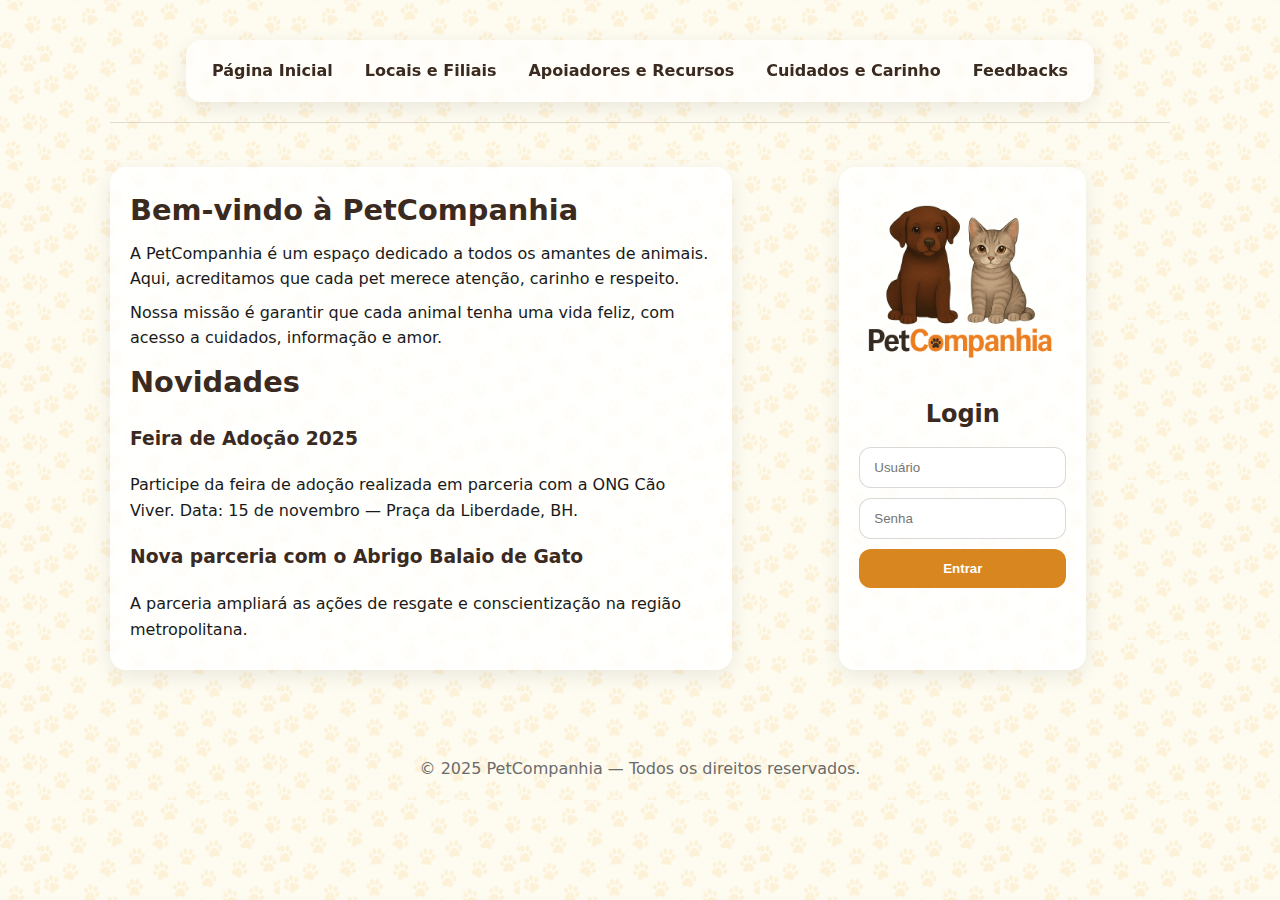
<file: index.html>
<!DOCTYPE html>
<html lang="pt-BR">
<head>
  <meta charset="utf-8">
  <title>PetCompanhia</title>
  <link rel="stylesheet" href="style.css">
</head>
<body>
  <header>
    <nav>
      <a href="index.html">Página Inicial</a>
      <a href="pagina2index.html">Locais e Filiais</a>
      <a href="pagina3Mindex.html">Apoiadores e Recursos</a>
      <a href="pagina4_cuidados.html">Cuidados e Carinho</a>
      <a href="paginaD5.html">Feedbacks</a>
    </nav>
    <hr>
  </header>

  

  <div class="container">
    <section class="apresentacao">
      <h2>Bem-vindo à PetCompanhia</h2>
      <p>A PetCompanhia é um espaço dedicado a todos os amantes de animais. Aqui, acreditamos que cada pet merece atenção, carinho e respeito.</p>
      <p>Nossa missão é garantir que cada animal tenha uma vida feliz, com acesso a cuidados,
         informação e amor.
        
        <h2>Novidades</h2>
  <article>
    <h3>Feira de Adoção 2025</h3>
    <p>Participe da feira de adoção realizada em parceria com a ONG Cão Viver. Data: 15 de novembro — Praça da Liberdade, BH.</p>
  </article>
  <article>
    <h3>Nova parceria com o Abrigo Balaio de Gato</h3>
    <p>A parceria ampliará as ações de resgate e conscientização na região metropolitana.</p>
  </article>
        
        </p>
    </section>

    <section class="login-box">
      <img src="imagens/petC-gat-cacho.png" width="200" height="200" alt="Logo PetCompanhia">
      <h2>Login</h2>
      <form>
        <input type="text" placeholder="Usuário" required>
        <input type="password" placeholder="Senha" required>
        <button type="submit">Entrar</button>
      </form>
    </section>
  </div>

  <footer>
    <p>&copy; 2025 PetCompanhia — Todos os direitos reservados.</p>
  </footer>
</body>
</html>
</file>
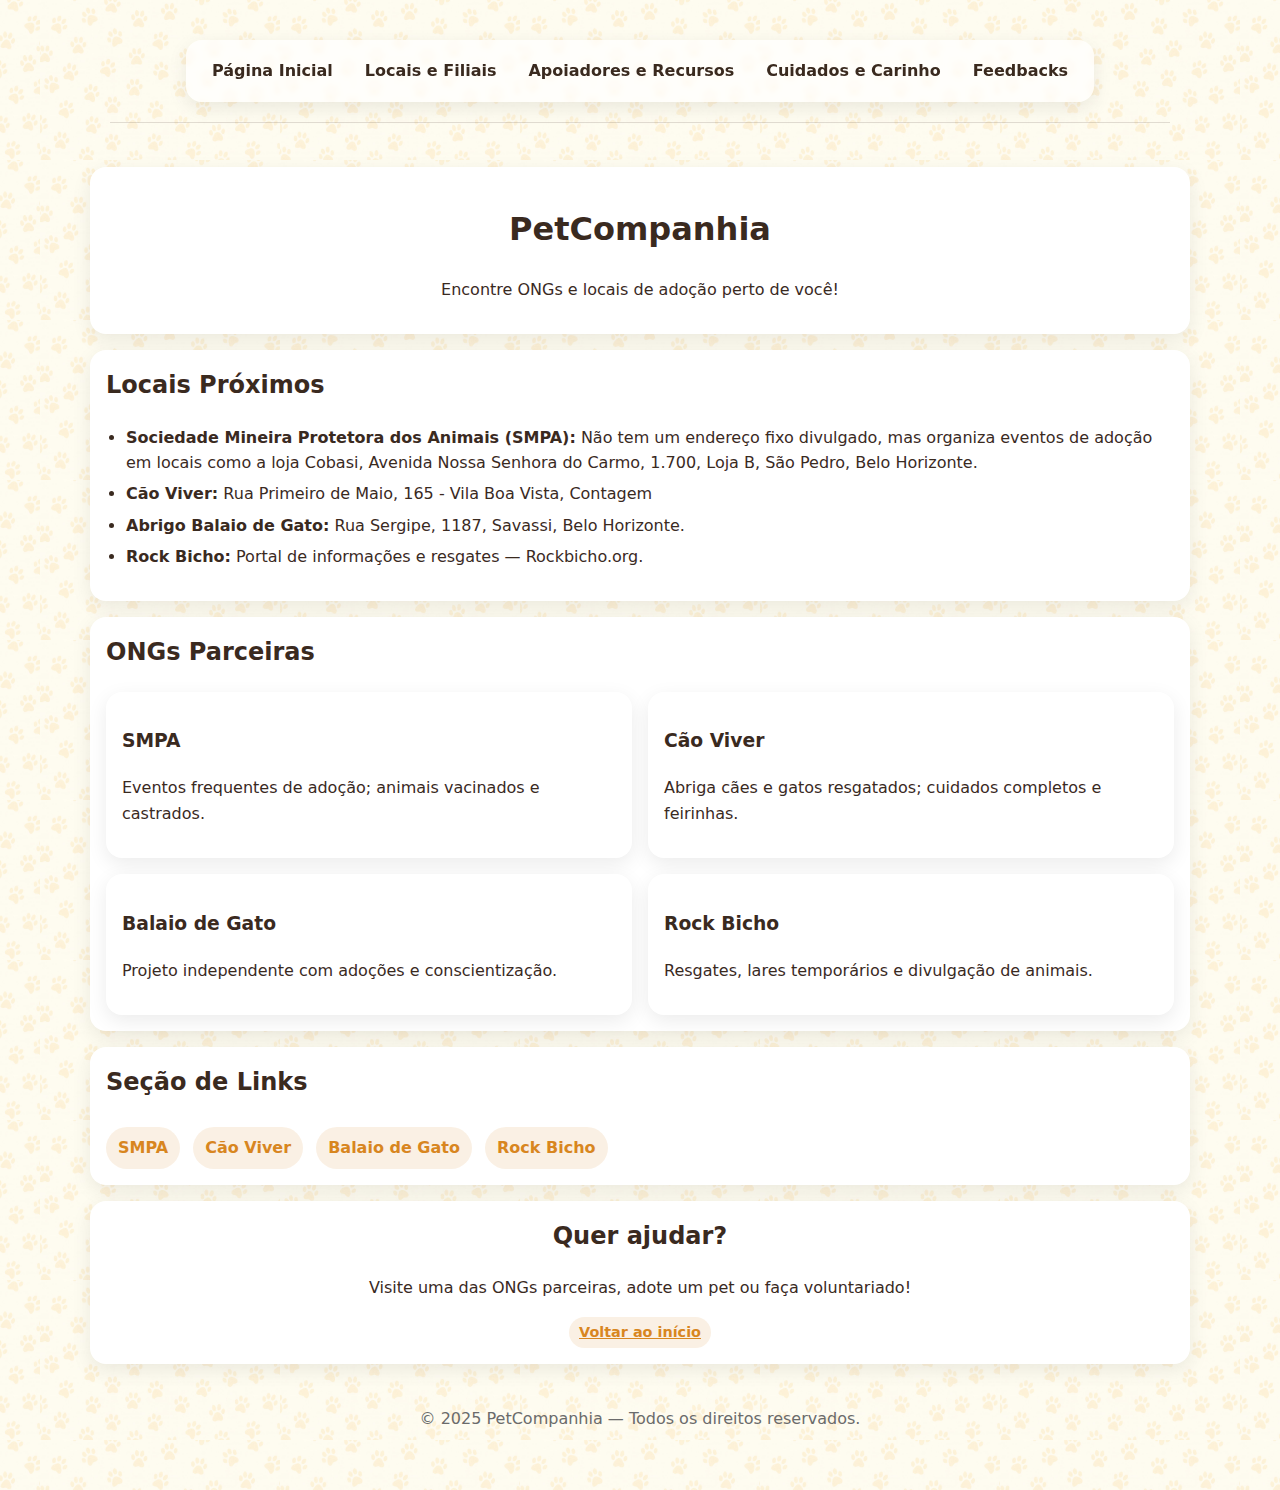
<file: pagina2index.html>
<!DOCTYPE html>
<html lang="pt-BR">
<head>
  <meta charset="utf-8">
  <title>PetCompanhia - ONGs e Locais Próximos</title>
  <link rel="stylesheet" href="style.css">
</head>
<body>
  <header>
    <nav>
      <a href="index.html">Página Inicial</a>
      <a href="pagina2index.html">Locais e Filiais</a>
      <a href="pagina3Mindex.html">Apoiadores e Recursos</a>
      <a href="pagina4_cuidados.html">Cuidados e Carinho</a>
      <a href="paginaD5.html">Feedbacks</a>
    </nav>
    <hr>
  </header>

  <section class="card center">
    <h1>PetCompanhia</h1>
    <p>Encontre ONGs e locais de adoção perto de você!</p>
  </section>

  <section class="card">
    <h2>Locais Próximos</h2>
    <ul>
      <li><strong>Sociedade Mineira Protetora dos Animais (SMPA):</strong> Não tem um endereço fixo divulgado, mas organiza eventos de adoção em locais como a loja Cobasi, Avenida Nossa Senhora do Carmo, 1.700, Loja B, São Pedro, Belo Horizonte.</li>
      <li><strong>Cão Viver:</strong> Rua Primeiro de Maio, 165 - Vila Boa Vista, Contagem</li>
      <li><strong>Abrigo Balaio de Gato:</strong> Rua Sergipe, 1187, Savassi, Belo Horizonte.</li>
      <li><strong>Rock Bicho:</strong> Portal de informações e resgates — Rockbicho.org.</li>
    </ul>
  </section>

  <section class="card">
    <h2>ONGs Parceiras</h2>
    <div class="grid-ongs">
      <div class="ong"><h3>SMPA</h3><p>Eventos frequentes de adoção; animais vacinados e castrados.</p></div>
      <div class="ong"><h3>Cão Viver</h3><p>Abriga cães e gatos resgatados; cuidados completos e feirinhas.</p></div>
      <div class="ong"><h3>Balaio de Gato</h3><p>Projeto independente com adoções e conscientização.</p></div>
      <div class="ong"><h3>Rock Bicho</h3><p>Resgates, lares temporários e divulgação de animais.</p></div>
    </div>
  </section>

  <section class="card section-actions">
    <h2>Seção de Links</h2>
    <a href="https://adotar.com.br/instituicao/smpa-sociedade-mineira-protetora-dos-animais" target="_blank" rel="noopener noreferrer">SMPA</a>
    <a href="https://caoviver.com.br/" target="_blank" rel="noopener noreferrer">Cão Viver</a>
    <a href="https://abrigobalaiodegato.com.br/" target="_blank" rel="noopener noreferrer">Balaio de Gato</a>
    <a href="https://rockbicho.org/" target="_blank" rel="noopener noreferrer">Rock Bicho</a>
  </section>

  <section class="card center">
    <h2>Quer ajudar?</h2>
    <p>Visite uma das ONGs parceiras, adote um pet ou faça voluntariado!</p>
    <a href="index.html" class="badge">Voltar ao início</a>
  </section>

  <footer>
    <p>&copy; 2025 PetCompanhia — Todos os direitos reservados.</p>
  </footer>
</body>
</html>
</file>
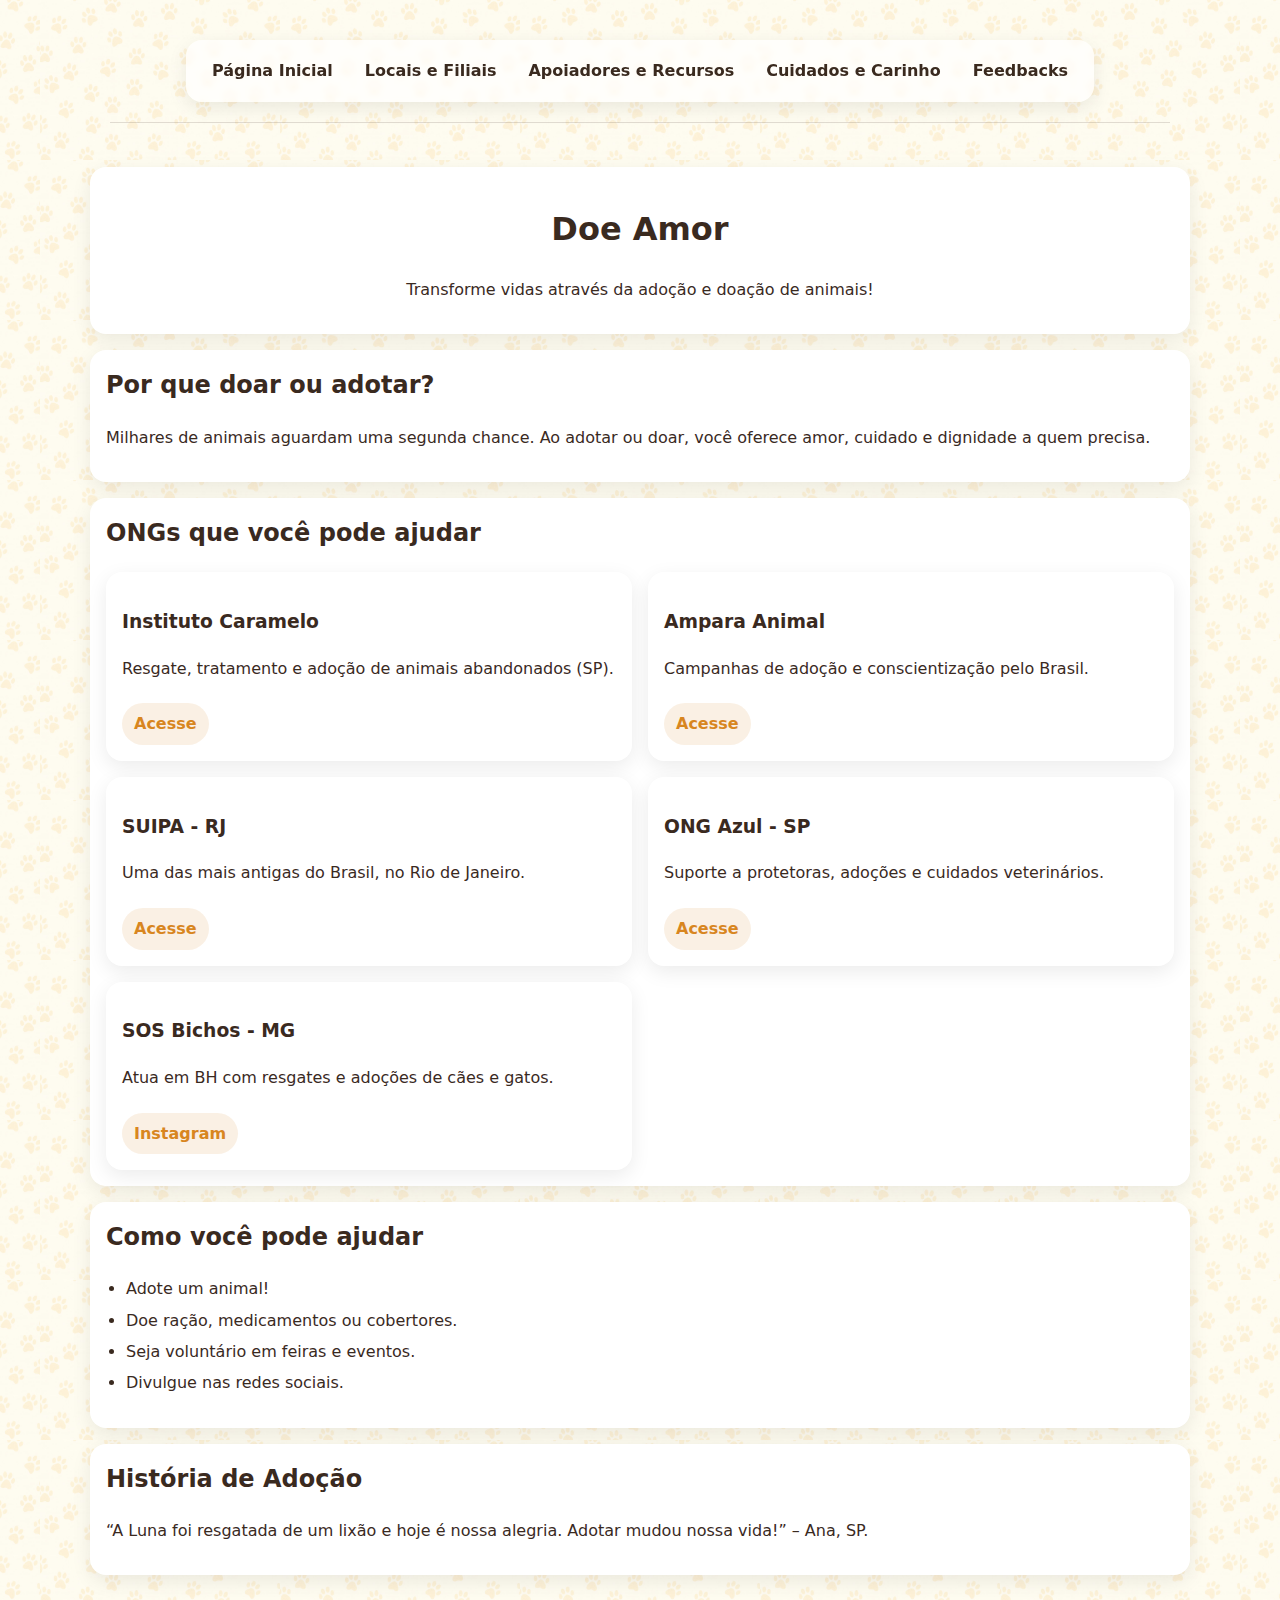
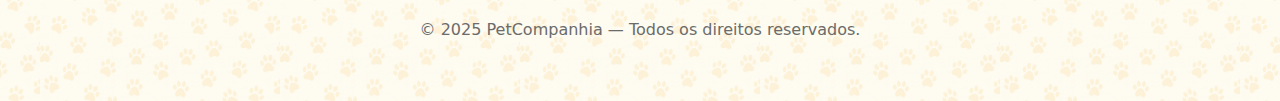
<file: pagina3Mindex.html>
<!DOCTYPE html>
<html lang="pt-BR">
<head>
  <meta charset="utf-8">
  <title>Doe Amor: Adoção e Doação de Animais</title>
  <link rel="stylesheet" href="style.css">
</head>
<body>
  <header>
    <nav>
      <a href="index.html">Página Inicial</a>
      <a href="pagina2index.html">Locais e Filiais</a>
      <a href="pagina3Mindex.html">Apoiadores e Recursos</a>
      <a href="pagina4_cuidados.html">Cuidados e Carinho</a>
      <a href="paginaD5.html">Feedbacks</a>
    </nav>
    <hr>
  </header>

  <section class="card center">
    <h1>Doe Amor</h1>
    <p>Transforme vidas através da adoção e doação de animais!</p>
  </section>

  <section class="card" id="introducao">
    <h2>Por que doar ou adotar?</h2>
    <p>Milhares de animais aguardam uma segunda chance. Ao adotar ou doar, você oferece amor, cuidado e dignidade a quem precisa.</p>
  </section>

  <section class="card" id="ongs">
    <h2>ONGs que você pode ajudar</h2>
    <div class="grid-ongs">
      <div class="ong">
        <h3>Instituto Caramelo</h3>
        <p>Resgate, tratamento e adoção de animais abandonados (SP).</p>
        <a href="https://www.instagram.com/instituto.caramelo/" target="_blank" rel="noopener noreferrer">Acesse</a>
      </div>
      <div class="ong">
        <h3>Ampara Animal</h3>
        <p>Campanhas de adoção e conscientização pelo Brasil.</p>
        <a href="https://www.amparanimal.org.br/" target="_blank" rel="noopener noreferrer">Acesse</a>
      </div>
      <div class="ong">
        <h3>SUIPA - RJ</h3>
        <p>Uma das mais antigas do Brasil, no Rio de Janeiro.</p>
        <a href="https://www.suipa.org.br/" target="_blank" rel="noopener noreferrer">Acesse</a>
      </div>
      <div class="ong">
        <h3>ONG Azul - SP</h3>
        <p>Suporte a protetoras, adoções e cuidados veterinários.</p>
        <a href="https://www.ongazul.com.br/" target="_blank" rel="noopener noreferrer">Acesse</a>
      </div>
      <div class="ong">
        <h3>SOS Bichos - MG</h3>
        <p>Atua em BH com resgates e adoções de cães e gatos.</p>
        <a href="https://www.instagram.com/sosbichosmg/" target="_blank" rel="noopener noreferrer">Instagram</a>
      </div>
    </div>
  </section>

  <section class="card" id="formas-ajuda">
    <h2>Como você pode ajudar</h2>
    <ul>
      <li>Adote um animal!</li>
      <li>Doe ração, medicamentos ou cobertores.</li>
      <li>Seja voluntário em feiras e eventos.</li>
      <li>Divulgue nas redes sociais.</li>
    </ul>
  </section>

  <section class="card" id="historia">
    <h2>História de Adoção</h2>
    <p>“A Luna foi resgatada de um lixão e hoje é nossa alegria. Adotar mudou nossa vida!” – Ana, SP.</p>
  </section>

  <footer>
    <p>&copy; 2025 PetCompanhia — Todos os direitos reservados.</p>
  </footer>
</body>
</html>
</file>
<file: style.css>
:root{
  --creme:   #FAF4EA;
  --marrom:  #3A2A1F;
  --cinza:   #6B6B6B;
  --laranja: #D8861F;
  --preto:   #1a1a1a;
  --branco:  #ffffff;
  --radius:  16px;
  --shadow:  0 6px 20px rgba(0,0,0,.08);
}



/* Reset e base */
*{box-sizing:border-box}
html,body{margin:0;padding:0}
img{max-width:100%;display:block}

/* Fundo com patinhas */
body{
  font: 16px/1.6 system-ui, -apple-system, "Segoe UI", Roboto, Arial, sans-serif;
  color: var(--marrom);
  background: var(--creme) url("imagens/patinhas.jpg") repeat center top;
  background-size: 240px auto;
}

/* Cabeçalho + navegação */
header{
  max-width: 1100px;
  margin: 0 auto;
  padding: 24px 20px 8px;
  text-align: center;
}

header p{
  margin: 6px 0 0;
  color: var(--cinza);
}

nav{
  margin: 16px auto 8px;
  display: inline-flex;
  gap: 8px;
  flex-wrap: wrap;
  background: rgba(255,255,255,.7);
  padding: 10px 14px;
  border-radius: var(--radius);
  box-shadow: var(--shadow);
  backdrop-filter: blur(2px);
}
nav a{
  text-decoration: none;
  font-weight: 600;
  padding: 8px 12px;
  border-radius: 999px;
  color: var(--marrom);
  transition: transform .15s ease, background .15s ease, color .15s ease;
}
nav a:hover{
  background: var(--laranja);
  color: var(--branco);
  transform: translateY(-1px);
}

hr{
  border: none;
  height: 1px;
  background: rgba(58,42,31,.15);
  max-width: 1100px;
  margin: 12px auto 20px;
}

/* Container principal (home) */
.container{
  max-width: 1100px;
  margin: 0 auto 32px;
  padding: 0 20px 20px;
  display: grid;
  grid-template-columns: 1.2fr .8fr;
  gap: 24px;
}
@media (max-width: 860px){
  .container{ grid-template-columns: 1fr; }
}

/* Seções / cartões */
section{
  background: rgba(255,255,255,.82);
  border-radius: var(--radius);
  box-shadow: var(--shadow);
  padding: 20px;
}

.apresentacao h2{ margin: 0 0 8px; font-size: 1.8rem; color: var(--marrom); }
.apresentacao p{ margin: 8px 0; color: var(--preto); }

/* Login */
.login-box{ text-align: center; }
.login-box h2{ margin: 8px 0 14px; color: var(--marrom); }
.login-box form{ display: grid; gap: 10px; margin-top: 8px; }
.login-box input{
  padding: 12px 14px;
  border: 1px solid rgba(58,42,31,.18);
  border-radius: 12px;
  background: #fff;
  outline: none;
}
.login-box input:focus{
  border-color: var(--laranja);
  box-shadow: 0 0 0 3px rgba(216,134,31,.16);
}
.login-box button{
  padding: 12px 16px;
  border: none;
  border-radius: 12px;
  background: var(--laranja);
  color: #fff;
  font-weight: 700;
  cursor: pointer;
  transition: transform .15s ease, filter .15s ease;
}
.login-box button:hover{ transform: translateY(-1px); filter: brightness(1.03); }

/* Rodapé */
footer{
  max-width: 1100px;
  margin: 24px auto 40px;
  padding: 14px 20px;
  text-align: center;
  color: var(--cinza);
}
footer p{ margin: 4px 0; }

/* Utilitários */
.center { text-align:center }
.badge{
  display:inline-block;
  padding: 4px 10px;
  border-radius: 999px;
  background: rgba(216,134,31,.12);
  color: var(--laranja);
  font-weight: 700;
  font-size: .9rem;
}
.card{ background:#fff; border-radius: var(--radius); box-shadow: var(--shadow); padding:16px; }

/* --- Complementos para as outras páginas --- */
section{ margin: 16px auto; max-width: 1100px; }
section > h2{ margin-top: 0 }
ul{ padding-left: 1.25rem; margin: .5rem 0 1rem }
li{ margin: .35rem 0 }

.section-actions a, section a[href^="http"]{
  display: inline-block;
  margin: 6px 8px 0 0;
  padding: 8px 12px;
  border-radius: 999px;
  background: rgba(216,134,31,.12);
  color: var(--laranja);
  text-decoration: none;
  font-weight: 700;
  transition: transform .15s ease, background .15s ease;
}
.section-actions a:hover, section a[href^="http"]:hover{
  background: var(--laranja);
  color: #fff;
  transform: translateY(-1px);
}

/* Grade ONGs */
.grid-ongs{ display: grid; grid-template-columns: repeat(2, minmax(0,1fr)); gap: 16px; }
@media (max-width: 820px){ .grid-ongs{ grid-template-columns: 1fr } }
.ong{ background:#fff; border-radius: var(--radius); box-shadow: var(--shadow); padding:16px }

/* Vídeos responsivos */
.media{ display:grid; gap:16px; grid-template-columns: repeat(2,minmax(0,1fr)); }
@media (max-width: 900px){ .media{ grid-template-columns:1fr } }
.media iframe{ width:100%; height:320px; border:0; border-radius:12px; box-shadow:var(--shadow) }

/* Galeria */
.gallery{ display:grid; gap:12px; grid-template-columns: repeat(3, minmax(0,1fr)); }
@media (max-width: 900px){ .gallery{ grid-template-columns: repeat(2, minmax(0,1fr)) } }
@media (max-width: 560px){ .gallery{ grid-template-columns: 1fr } }
.gallery img{ width:100%; height:auto; border-radius:12px; box-shadow:var(--shadow) }

/* FAQ */
details{ background:#fff; border-radius:12px; box-shadow:var(--shadow); padding:12px 14px; margin:10px 0 }
details summary{ cursor:pointer; font-weight:700; color:var(--marrom) }

/* Depoimentos */
.testimonial{ background:#fff; border-radius:16px; box-shadow:var(--shadow); padding:14px 16px; margin:14px 0 }
.testimonial b{ color: var(--marrom) }
.testimonial i{ color: var(--cinza) }

/* --- Bloco da logo e slogan --- */
.logo-bloco {
  display: flex;
  flex-direction: column;
  align-items: center;
  justify-content: center;
  margin-top: 8px;
  margin-bottom: 12px;
}

.logo-bloco img {
  width: 180px;
  height: auto;
  margin-bottom: 4px; /* reduz o espaço entre logo e texto */
}

.logo-bloco .slogan {
  font-size: 1.1rem;
  font-weight: 600;
  color: var(--marrom);
  margin: 0;
  text-align: center;
}

.logo-bloco{ margin-inline: 100px;



}


.media video {
  width: 100%;       /* ocupa toda a largura do card */
  max-width: 480px;  /* limite máximo opcional */
  height: auto;      /* mantém proporção */
  border-radius: 12px;
  box-shadow: var(--shadow);
}
</file>
